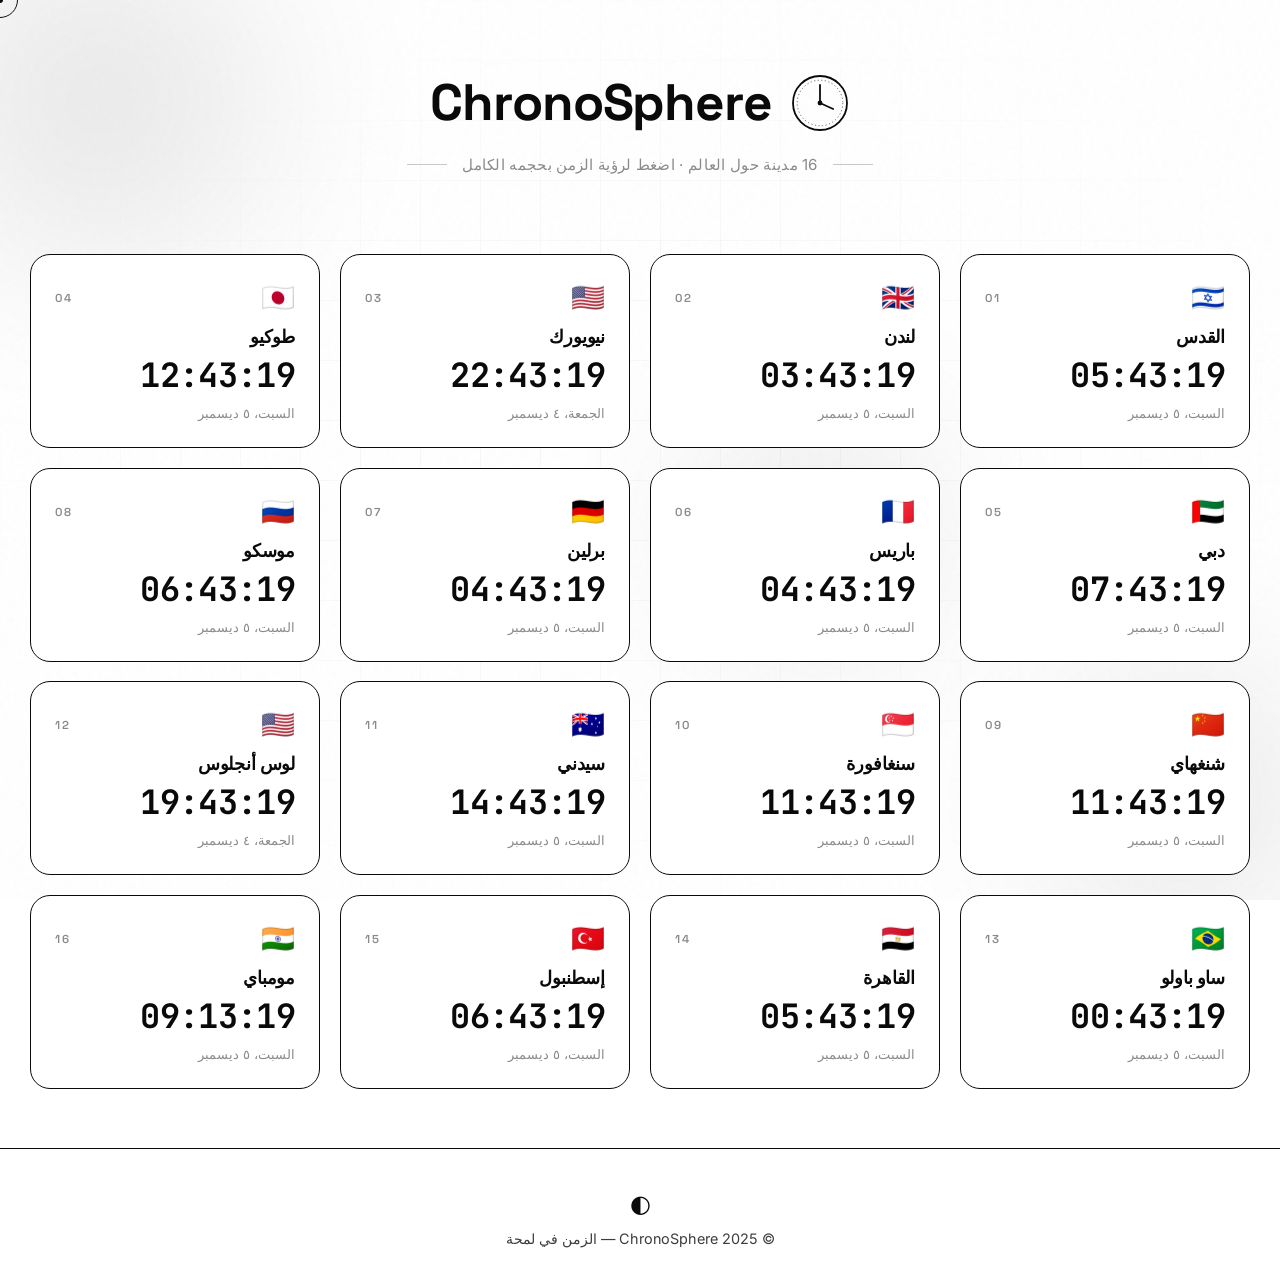
<file: index.html>
<!DOCTYPE html>
<html lang="ar" dir="rtl">
<head>
  <meta charset="UTF-8">
  <meta name="viewport" content="width=device-width, initial-scale=1.0, maximum-scale=5.0">
  <title>ChronoSphere — الزمن في لمحة</title>
  <meta name="description" content="تابع الوقت الحالي في أشهر مدن العالم مباشرة - ChronoSphere">
  <meta name="theme-color" content="#0a0a0a">
  <meta name="apple-mobile-web-app-capable" content="yes">
  <meta name="apple-mobile-web-app-status-bar-style" content="black-translucent">
  <meta name="apple-mobile-web-app-title" content="ChronoSphere">
  
  <link rel="icon" type="image/svg+xml" href="assets/logo.svg">
  <link rel="apple-touch-icon" href="assets/logo.svg">
  <link rel="manifest" href="manifest.json">
  
  <link rel="preconnect" href="https://fonts.googleapis.com">
  <link rel="preconnect" href="https://fonts.gstatic.com" crossorigin>
  <link href="https://fonts.googleapis.com/css2?family=Space+Grotesk:wght@300;400;500;600;700&family=Inter:wght@300;400;500;600;700;800;900&family=JetBrains+Mono:wght@300;400;500;600;700;800&display=swap" rel="stylesheet">
  <link rel="stylesheet" href="style.css">
</head>
<body>

  <!-- الخلفية التفاعلية -->
  <div class="bg-canvas">
    <div class="orb orb-1"></div>
    <div class="orb orb-2"></div>
    <div class="orb orb-3"></div>
    <div class="grid-overlay"></div>
    <div class="noise"></div>
  </div>

  <!-- مؤشر الماوس المخصص -->
  <div class="cursor-dot" id="cursorDot"></div>
  <div class="cursor-ring" id="cursorRing"></div>

  <!-- الهيدر -->
  <header class="header">
    <div class="logo" data-reveal>
      <div class="logo-mark">
        <svg viewBox="0 0 100 100" xmlns="http://www.w3.org/2000/svg">
          <circle cx="50" cy="50" r="45" fill="none" stroke="currentColor" stroke-width="3"/>
          <circle cx="50" cy="50" r="38" fill="none" stroke="currentColor" stroke-width="1" stroke-dasharray="2 4"/>
          <line x1="50" y1="50" x2="50" y2="20" stroke="currentColor" stroke-width="3" stroke-linecap="round"/>
          <line x1="50" y1="50" x2="72" y2="60" stroke="currentColor" stroke-width="3" stroke-linecap="round"/>
          <circle cx="50" cy="50" r="4" fill="currentColor"/>
        </svg>
      </div>
      <h1>
        <span class="letter">C</span><span class="letter">h</span><span class="letter">r</span><span class="letter">o</span><span class="letter">n</span><span class="letter">o</span><span class="letter">S</span><span class="letter">p</span><span class="letter">h</span><span class="letter">e</span><span class="letter">r</span><span class="letter">e</span>
      </h1>
    </div>
    <p class="tagline" data-reveal data-delay="200">
      <span class="line"></span>
      16 مدينة حول العالم · اضغط لرؤية الزمن بحجمه الكامل
      <span class="line"></span>
    </p>
  </header>

  <!-- شبكة الساعات -->
  <main class="clocks-grid">
    
    <!-- 1 -->
    <div class="clock-card" data-tz="Asia/Jerusalem" data-city="القدس" data-flag="🇮🇱">
      <div class="card-glow"></div>
      <div class="card-content">
        <div class="card-header">
          <span class="card-flag">🇮🇱</span>
          <span class="card-num">01</span>
        </div>
        <h2 class="card-city">القدس</h2>
        <div class="card-time" dir="ltr">--:--:--</div>
        <div class="card-date">---</div>
        <div class="card-arrow">↗</div>
      </div>
    </div>

    <!-- 2 -->
    <div class="clock-card" data-tz="Europe/London" data-city="لندن" data-flag="🇬🇧">
      <div class="card-glow"></div>
      <div class="card-content">
        <div class="card-header">
          <span class="card-flag">🇬🇧</span>
          <span class="card-num">02</span>
        </div>
        <h2 class="card-city">لندن</h2>
        <div class="card-time" dir="ltr">--:--:--</div>
        <div class="card-date">---</div>
        <div class="card-arrow">↗</div>
      </div>
    </div>

    <!-- 3 -->
    <div class="clock-card" data-tz="America/New_York" data-city="نيويورك" data-flag="🇺🇸">
      <div class="card-glow"></div>
      <div class="card-content">
        <div class="card-header">
          <span class="card-flag">🇺🇸</span>
          <span class="card-num">03</span>
        </div>
        <h2 class="card-city">نيويورك</h2>
        <div class="card-time" dir="ltr">--:--:--</div>
        <div class="card-date">---</div>
        <div class="card-arrow">↗</div>
      </div>
    </div>

    <!-- 4 -->
    <div class="clock-card" data-tz="Asia/Tokyo" data-city="طوكيو" data-flag="🇯🇵">
      <div class="card-glow"></div>
      <div class="card-content">
        <div class="card-header">
          <span class="card-flag">🇯🇵</span>
          <span class="card-num">04</span>
        </div>
        <h2 class="card-city">طوكيو</h2>
        <div class="card-time" dir="ltr">--:--:--</div>
        <div class="card-date">---</div>
        <div class="card-arrow">↗</div>
      </div>
    </div>

    <!-- 5 -->
    <div class="clock-card" data-tz="Asia/Dubai" data-city="دبي" data-flag="🇦🇪">
      <div class="card-glow"></div>
      <div class="card-content">
        <div class="card-header">
          <span class="card-flag">🇦🇪</span>
          <span class="card-num">05</span>
        </div>
        <h2 class="card-city">دبي</h2>
        <div class="card-time" dir="ltr">--:--:--</div>
        <div class="card-date">---</div>
        <div class="card-arrow">↗</div>
      </div>
    </div>

    <!-- 6 -->
    <div class="clock-card" data-tz="Europe/Paris" data-city="باريس" data-flag="🇫🇷">
      <div class="card-glow"></div>
      <div class="card-content">
        <div class="card-header">
          <span class="card-flag">🇫🇷</span>
          <span class="card-num">06</span>
        </div>
        <h2 class="card-city">باريس</h2>
        <div class="card-time" dir="ltr">--:--:--</div>
        <div class="card-date">---</div>
        <div class="card-arrow">↗</div>
      </div>
    </div>

    <!-- 7 -->
    <div class="clock-card" data-tz="Europe/Berlin" data-city="برلين" data-flag="🇩🇪">
      <div class="card-glow"></div>
      <div class="card-content">
        <div class="card-header">
          <span class="card-flag">🇩🇪</span>
          <span class="card-num">07</span>
        </div>
        <h2 class="card-city">برلين</h2>
        <div class="card-time" dir="ltr">--:--:--</div>
        <div class="card-date">---</div>
        <div class="card-arrow">↗</div>
      </div>
    </div>

    <!-- 8 -->
    <div class="clock-card" data-tz="Europe/Moscow" data-city="موسكو" data-flag="🇷🇺">
      <div class="card-glow"></div>
      <div class="card-content">
        <div class="card-header">
          <span class="card-flag">🇷🇺</span>
          <span class="card-num">08</span>
        </div>
        <h2 class="card-city">موسكو</h2>
        <div class="card-time" dir="ltr">--:--:--</div>
        <div class="card-date">---</div>
        <div class="card-arrow">↗</div>
      </div>
    </div>

    <!-- 9 -->
    <div class="clock-card" data-tz="Asia/Shanghai" data-city="شنغهاي" data-flag="🇨🇳">
      <div class="card-glow"></div>
      <div class="card-content">
        <div class="card-header">
          <span class="card-flag">🇨🇳</span>
          <span class="card-num">09</span>
        </div>
        <h2 class="card-city">شنغهاي</h2>
        <div class="card-time" dir="ltr">--:--:--</div>
        <div class="card-date">---</div>
        <div class="card-arrow">↗</div>
      </div>
    </div>

    <!-- 10 -->
    <div class="clock-card" data-tz="Asia/Singapore" data-city="سنغافورة" data-flag="🇸🇬">
      <div class="card-glow"></div>
      <div class="card-content">
        <div class="card-header">
          <span class="card-flag">🇸🇬</span>
          <span class="card-num">10</span>
        </div>
        <h2 class="card-city">سنغافورة</h2>
        <div class="card-time" dir="ltr">--:--:--</div>
        <div class="card-date">---</div>
        <div class="card-arrow">↗</div>
      </div>
    </div>

    <!-- 11 -->
    <div class="clock-card" data-tz="Australia/Sydney" data-city="سيدني" data-flag="🇦🇺">
      <div class="card-glow"></div>
      <div class="card-content">
        <div class="card-header">
          <span class="card-flag">🇦🇺</span>
          <span class="card-num">11</span>
        </div>
        <h2 class="card-city">سيدني</h2>
        <div class="card-time" dir="ltr">--:--:--</div>
        <div class="card-date">---</div>
        <div class="card-arrow">↗</div>
      </div>
    </div>

    <!-- 12 -->
    <div class="clock-card" data-tz="America/Los_Angeles" data-city="لوس أنجلوس" data-flag="🇺🇸">
      <div class="card-glow"></div>
      <div class="card-content">
        <div class="card-header">
          <span class="card-flag">🇺🇸</span>
          <span class="card-num">12</span>
        </div>
        <h2 class="card-city">لوس أنجلوس</h2>
        <div class="card-time" dir="ltr">--:--:--</div>
        <div class="card-date">---</div>
        <div class="card-arrow">↗</div>
      </div>
    </div>

    <!-- 13 -->
    <div class="clock-card" data-tz="America/Sao_Paulo" data-city="ساو باولو" data-flag="🇧🇷">
      <div class="card-glow"></div>
      <div class="card-content">
        <div class="card-header">
          <span class="card-flag">🇧🇷</span>
          <span class="card-num">13</span>
        </div>
        <h2 class="card-city">ساو باولو</h2>
        <div class="card-time" dir="ltr">--:--:--</div>
        <div class="card-date">---</div>
        <div class="card-arrow">↗</div>
      </div>
    </div>

    <!-- 14 -->
    <div class="clock-card" data-tz="Africa/Cairo" data-city="القاهرة" data-flag="🇪🇬">
      <div class="card-glow"></div>
      <div class="card-content">
        <div class="card-header">
          <span class="card-flag">🇪🇬</span>
          <span class="card-num">14</span>
        </div>
        <h2 class="card-city">القاهرة</h2>
        <div class="card-time" dir="ltr">--:--:--</div>
        <div class="card-date">---</div>
        <div class="card-arrow">↗</div>
      </div>
    </div>

    <!-- 15 -->
    <div class="clock-card" data-tz="Asia/Istanbul" data-city="إسطنبول" data-flag="🇹🇷">
      <div class="card-glow"></div>
      <div class="card-content">
        <div class="card-header">
          <span class="card-flag">🇹🇷</span>
          <span class="card-num">15</span>
        </div>
        <h2 class="card-city">إسطنبول</h2>
        <div class="card-time" dir="ltr">--:--:--</div>
        <div class="card-date">---</div>
        <div class="card-arrow">↗</div>
      </div>
    </div>

    <!-- 16 -->
    <div class="clock-card" data-tz="Asia/Kolkata" data-city="مومباي" data-flag="🇮🇳">
      <div class="card-glow"></div>
      <div class="card-content">
        <div class="card-header">
          <span class="card-flag">🇮🇳</span>
          <span class="card-num">16</span>
        </div>
        <h2 class="card-city">مومباي</h2>
        <div class="card-time" dir="ltr">--:--:--</div>
        <div class="card-date">---</div>
        <div class="card-arrow">↗</div>
      </div>
    </div>

  </main>

  <!-- الفوتر -->
  <footer class="footer">
    <div class="footer-content">
      <div class="footer-mark">◐</div>
      <p>© 2025 ChronoSphere — الزمن في لمحة</p>
    </div>
  </footer>

  <!-- 🎬 شاشة الساعة العملاقة -->
  <div class="theater" id="theater">
    <div class="theater-backdrop" id="theaterBackdrop"></div>

    <div class="theater-deco deco-1"></div>
    <div class="theater-deco deco-2"></div>
    <div class="theater-deco deco-3"></div>

    <button class="theater-close" id="theaterClose" aria-label="إغلاق">
      <svg viewBox="0 0 24 24" width="22" height="22">
        <path d="M6 6 L18 18 M18 6 L6 18" stroke="currentColor" stroke-width="2" stroke-linecap="round"/>
      </svg>
    </button>

    <div class="theater-content">

      <div class="theater-top">
        <span class="theater-flag" id="theaterFlag">🌍</span>
        <h2 class="theater-city" id="theaterCity">المدينة</h2>
      </div>

      <div class="theater-clock" id="theaterClock" dir="ltr">
        <div class="time-group">
          <span class="digit" data-type="h" data-pos="0">0</span>
          <span class="digit" data-type="h" data-pos="1">0</span>
        </div>
        <span class="sep">:</span>
        <div class="time-group">
          <span class="digit" data-type="m" data-pos="0">0</span>
          <span class="digit" data-type="m" data-pos="1">0</span>
        </div>
        <span class="sep">:</span>
        <div class="time-group seconds">
          <span class="digit" data-type="s" data-pos="0">0</span>
          <span class="digit" data-type="s" data-pos="1">0</span>
        </div>
      </div>

      <div class="theater-date" id="theaterDate">---</div>

      <div class="theater-tz" dir="ltr">
        <span class="tz-line"></span>
        <span id="theaterTz">---</span>
        <span class="tz-line"></span>
      </div>

      <div class="theater-progress" dir="ltr">
        <div class="theater-progress-head">
          <span>DAY PROGRESS</span>
          <span id="progressPercent">0%</span>
        </div>
        <div class="progress-track">
          <div class="progress-fill" id="progressFill"></div>
        </div>
        <div class="theater-progress-foot">
          <span>00:00</span>
          <span>24:00</span>
        </div>
      </div>

    </div>
  </div>

  <script src="script.js"></script>
  <script>
    // تسجيل Service Worker (PWA)
    if ('serviceWorker' in navigator) {
      window.addEventListener('load', () => {
        navigator.serviceWorker.register('service-worker.js')
          .then(reg => console.log('✅ SW registered'))
          .catch(err => console.log('❌ SW error:', err));
      });
    }
  </script>
</body>
</html>
</file>
<file: style.css>
/* =====================================================
   ChronoSphere v5 · Final Design System
   ===================================================== */

:root {
  --black: #0a0a0a;
  --white: #ffffff;
  --gray-50: #f7f7f7;
  --gray-100: #ededed;
  --gray-300: #c7c7c7;
  --gray-500: #8a8a8a;
  --gray-700: #3d3d3d;

  --ease-out-expo: cubic-bezier(0.16, 1, 0.3, 1);
  --ease-out-back: cubic-bezier(0.34, 1.56, 0.64, 1);
  --ease-smooth: cubic-bezier(0.65, 0, 0.35, 1);
}

* {
  margin: 0;
  padding: 0;
  box-sizing: border-box;
  -webkit-font-smoothing: antialiased;
  -moz-osx-font-smoothing: grayscale;
}

html { scroll-behavior: smooth; }

body {
  background: var(--white);
  color: var(--black);
  min-height: 100vh;
  display: flex;
  flex-direction: column;
  font-family: 'Inter', 'Space Grotesk', sans-serif;
  overflow-x: hidden;
  cursor: none;
}

body.theater-open { overflow: hidden; }

a { color: inherit; text-decoration: none; }

/* =====================================================
   الخلفية
   ===================================================== */
.bg-canvas {
  position: fixed;
  inset: 0;
  z-index: -1;
  overflow: hidden;
  pointer-events: none;
}

.orb {
  position: absolute;
  border-radius: 50%;
  filter: blur(80px);
  opacity: 0.12;
  animation: orbFloat 20s infinite ease-in-out;
}

.orb-1 {
  width: 500px; height: 500px;
  background: radial-gradient(circle, #000 0%, transparent 70%);
  top: -150px; left: -150px;
}
.orb-2 {
  width: 400px; height: 400px;
  background: radial-gradient(circle, #000 0%, transparent 70%);
  bottom: -100px; right: -100px;
  animation-delay: -7s;
}
.orb-3 {
  width: 350px; height: 350px;
  background: radial-gradient(circle, #000 0%, transparent 70%);
  top: 40%; left: 50%;
  animation-delay: -14s;
}

@keyframes orbFloat {
  0%, 100% { transform: translate(0, 0) scale(1); }
  25% { transform: translate(60px, -40px) scale(1.1); }
  50% { transform: translate(-40px, 60px) scale(0.95); }
  75% { transform: translate(30px, 30px) scale(1.05); }
}

.grid-overlay {
  position: absolute;
  inset: 0;
  background-image:
    linear-gradient(rgba(0,0,0,0.03) 1px, transparent 1px),
    linear-gradient(90deg, rgba(0,0,0,0.03) 1px, transparent 1px);
  background-size: 60px 60px;
  mask-image: radial-gradient(ellipse at center, black 30%, transparent 80%);
  -webkit-mask-image: radial-gradient(ellipse at center, black 30%, transparent 80%);
}

.noise {
  position: absolute;
  inset: 0;
  opacity: 0.035;
  background-image: url("data:image/svg+xml,%3Csvg viewBox='0 0 200 200' xmlns='http://www.w3.org/2000/svg'%3E%3Cfilter id='n'%3E%3CfeTurbulence type='fractalNoise' baseFrequency='0.85' numOctaves='3'/%3E%3C/filter%3E%3Crect width='100%25' height='100%25' filter='url(%23n)'/%3E%3C/svg%3E");
  animation: noiseShift 8s infinite steps(10);
}

@keyframes noiseShift {
  0% { transform: translate(0, 0); }
  20% { transform: translate(-5%, 5%); }
  40% { transform: translate(5%, -5%); }
  60% { transform: translate(-3%, -3%); }
  80% { transform: translate(3%, 3%); }
  100% { transform: translate(0, 0); }
}

/* =====================================================
   مؤشر الماوس
   ===================================================== */
.cursor-dot,
.cursor-ring {
  position: fixed;
  top: 0; left: 0;
  pointer-events: none;
  z-index: 99999;
  border-radius: 50%;
  mix-blend-mode: difference;
}

.cursor-dot {
  width: 6px; height: 6px;
  background: #fff;
  transform: translate(-50%, -50%);
}

.cursor-ring {
  width: 36px; height: 36px;
  border: 1.5px solid #fff;
  transform: translate(-50%, -50%);
  transition: width 0.3s, height 0.3s, opacity 0.3s;
}

.cursor-ring.hover {
  width: 60px; height: 60px;
  opacity: 0.6;
}

@media (hover: none) {
  body { cursor: auto; }
  .cursor-dot, .cursor-ring { display: none; }
}

/* =====================================================
   الهيدر
   ===================================================== */
.header {
  text-align: center;
  padding: 70px 20px 50px;
}

.logo {
  display: flex;
  justify-content: center;
  align-items: center;
  gap: 18px;
  margin-bottom: 20px;
}

.logo-mark {
  width: 60px; height: 60px;
  color: var(--black);
  animation: rotateSlow 20s linear infinite;
}
.logo-mark svg { width: 100%; height: 100%; }

@keyframes rotateSlow {
  from { transform: rotate(0); }
  to { transform: rotate(360deg); }
}

.logo h1 {
  font-family: 'Space Grotesk', sans-serif;
  font-size: clamp(2rem, 5vw, 3.2rem);
  font-weight: 700;
  letter-spacing: -0.02em;
  display: flex;
  direction: ltr;
}

.logo h1 .letter {
  display: inline-block;
  opacity: 0;
  transform: translateY(40px) rotateX(-90deg);
  animation: letterIn 0.8s var(--ease-out-back) forwards;
  animation-delay: calc(var(--i, 0) * 0.05s);
}

.logo h1 .letter:nth-child(1) { --i: 0; }
.logo h1 .letter:nth-child(2) { --i: 1; }
.logo h1 .letter:nth-child(3) { --i: 2; }
.logo h1 .letter:nth-child(4) { --i: 3; }
.logo h1 .letter:nth-child(5) { --i: 4; }
.logo h1 .letter:nth-child(6) { --i: 5; }
.logo h1 .letter:nth-child(7) { --i: 6; }
.logo h1 .letter:nth-child(8) { --i: 7; }
.logo h1 .letter:nth-child(9) { --i: 8; }
.logo h1 .letter:nth-child(10) { --i: 9; }
.logo h1 .letter:nth-child(11) { --i: 10; }
.logo h1 .letter:nth-child(12) { --i: 11; }

@keyframes letterIn {
  to { opacity: 1; transform: translateY(0) rotateX(0); }
}

.tagline {
  display: flex;
  align-items: center;
  justify-content: center;
  gap: 15px;
  font-size: 0.95rem;
  color: var(--gray-500);
  letter-spacing: 0.02em;
}

.tagline .line {
  width: 40px; height: 1px;
  background: var(--gray-300);
  display: inline-block;
}

/* =====================================================
   شبكة الساعات
   ===================================================== */
.clocks-grid {
  display: grid;
  grid-template-columns: repeat(auto-fit, minmax(240px, 1fr));
  gap: 20px;
  padding: 30px 30px 60px;
  max-width: 1400px;
  margin: 0 auto;
  width: 100%;
}

.clock-card {
  position: relative;
  border-radius: 20px;
  padding: 26px 24px;
  cursor: none;
  background: var(--white);
  border: 1.5px solid var(--black);
  overflow: hidden;
  transition: transform 0.5s var(--ease-out-expo), box-shadow 0.5s var(--ease-out-expo);
  will-change: transform;
  opacity: 0;
  transform: translateY(60px) scale(0.95);
  animation: cardReveal 0.9s var(--ease-out-back) forwards;
}

/* تأخير كل بطاقة بناءً على ترتيبها */
.clock-card:nth-child(1) { animation-delay: 0.30s; }
.clock-card:nth-child(2) { animation-delay: 0.36s; }
.clock-card:nth-child(3) { animation-delay: 0.42s; }
.clock-card:nth-child(4) { animation-delay: 0.48s; }
.clock-card:nth-child(5) { animation-delay: 0.54s; }
.clock-card:nth-child(6) { animation-delay: 0.60s; }
.clock-card:nth-child(7) { animation-delay: 0.66s; }
.clock-card:nth-child(8) { animation-delay: 0.72s; }
.clock-card:nth-child(9) { animation-delay: 0.78s; }
.clock-card:nth-child(10) { animation-delay: 0.84s; }
.clock-card:nth-child(11) { animation-delay: 0.90s; }
.clock-card:nth-child(12) { animation-delay: 0.96s; }
.clock-card:nth-child(13) { animation-delay: 1.02s; }
.clock-card:nth-child(14) { animation-delay: 1.08s; }
.clock-card:nth-child(15) { animation-delay: 1.14s; }
.clock-card:nth-child(16) { animation-delay: 1.20s; }

@keyframes cardReveal {
  to { opacity: 1; transform: translateY(0) scale(1); }
}

.card-glow {
  position: absolute;
  width: 250px; height: 250px;
  border-radius: 50%;
  background: radial-gradient(circle, rgba(0,0,0,0.15) 0%, transparent 70%);
  pointer-events: none;
  opacity: 0;
  transform: translate(-50%, -50%);
  transition: opacity 0.4s;
  left: var(--mx, 50%);
  top: var(--my, 50%);
}

.clock-card:hover .card-glow { opacity: 1; }

.card-content {
  position: relative;
  z-index: 2;
  display: flex;
  flex-direction: column;
  gap: 12px;
}

.card-header {
  display: flex;
  justify-content: space-between;
  align-items: center;
}

.card-flag {
  font-size: 1.7rem;
  transition: transform 0.5s var(--ease-out-back);
}

.clock-card:hover .card-flag {
  transform: scale(1.2) rotate(-10deg);
}

.card-num {
  font-size: 0.72rem;
  font-weight: 600;
  color: var(--gray-500);
  letter-spacing: 0.15em;
  font-family: 'Space Grotesk', monospace;
  direction: ltr;
}

.card-city {
  font-size: 1.1rem;
  font-weight: 600;
  color: var(--black);
  letter-spacing: -0.01em;
  transition: transform 0.5s var(--ease-out-expo);
}

.clock-card:hover .card-city { transform: translateX(-4px); }

.card-time {
  font-family: 'JetBrains Mono', monospace;
  font-size: 2.1rem;
  font-weight: 700;
  letter-spacing: -0.02em;
  font-variant-numeric: tabular-nums;
  line-height: 1;
  transition: all 0.5s var(--ease-out-expo);
  direction: ltr;
  text-align: right;
}

.clock-card:hover .card-time {
  transform: scale(1.05);
  letter-spacing: 0.02em;
}

.card-date {
  font-size: 0.82rem;
  color: var(--gray-500);
}

.card-arrow {
  position: absolute;
  bottom: 18px; left: 18px;
  font-size: 1.1rem;
  opacity: 0;
  transform: translate(-10px, 10px) rotate(-45deg);
  transition: all 0.5s var(--ease-out-back);
}

.clock-card:hover .card-arrow {
  opacity: 1;
  transform: translate(0, 0) rotate(0deg);
}

.clock-card:hover {
  transform: translateY(-10px) scale(1.02);
  box-shadow: 0 25px 50px -10px rgba(0,0,0,0.25), 0 0 0 1px var(--black);
}

.card-time.tick { animation: tickPulse 0.4s var(--ease-out-expo); }

@keyframes tickPulse {
  0% { transform: scale(1); }
  50% { transform: scale(1.06); }
  100% { transform: scale(1); }
}

/* =====================================================
   الفوتر
   ===================================================== */
.footer {
  border-top: 1.5px solid var(--black);
  margin-top: auto;
  padding: 40px 20px;
}

.footer-content {
  max-width: 1200px;
  margin: 0 auto;
  display: flex;
  flex-direction: column;
  align-items: center;
  gap: 12px;
}

.footer-mark {
  font-size: 1.5rem;
  animation: rotateSlow 15s linear infinite;
}

.footer-content p {
  font-size: 0.9rem;
  color: var(--gray-700);
}

/* =====================================================
   🎬 Theater Mode
   ===================================================== */
.theater {
  position: fixed;
  inset: 0;
  z-index: 10000;
  display: flex;
  justify-content: center;
  align-items: center;
  opacity: 0;
  visibility: hidden;
  transition: opacity 0.5s var(--ease-out-expo), visibility 0.5s;
}

.theater.active {
  opacity: 1;
  visibility: visible;
}

.theater-backdrop {
  position: absolute;
  inset: 0;
  background: rgba(8, 8, 8, 0.98);
  backdrop-filter: blur(20px);
  -webkit-backdrop-filter: blur(20px);
}

.theater-deco {
  position: absolute;
  border-radius: 50%;
  border: 1px solid rgba(255,255,255,0.08);
  pointer-events: none;
  top: 50%; left: 50%;
  transform: translate(-50%, -50%);
  opacity: 0;
  transition: opacity 0.8s var(--ease-out-expo) 0.3s;
}

.theater.active .theater-deco { opacity: 1; }

.deco-1 {
  width: 70vmin; height: 70vmin;
  border-style: dashed;
  animation: decoRotate 60s linear infinite;
}
.deco-2 {
  width: 100vmin; height: 100vmin;
  animation: decoRotate 90s linear infinite reverse;
}
.deco-3 {
  width: 130vmin; height: 130vmin;
  border-style: dotted;
  animation: decoRotate 120s linear infinite;
}

@keyframes decoRotate {
  from { transform: translate(-50%, -50%) rotate(0); }
  to { transform: translate(-50%, -50%) rotate(360deg); }
}

.theater-close {
  position: absolute;
  top: 30px;
  right: 30px;
  width: 52px; height: 52px;
  border-radius: 50%;
  background: rgba(255,255,255,0.08);
  color: var(--white);
  border: 1px solid rgba(255,255,255,0.2);
  cursor: none;
  display: flex;
  align-items: center;
  justify-content: center;
  transition: all 0.4s var(--ease-out-back);
  z-index: 10;
  backdrop-filter: blur(10px);
  opacity: 0;
  transform: translateY(-20px);
}

.theater.active .theater-close {
  opacity: 1;
  transform: translateY(0);
  transition-delay: 0.4s;
}

.theater-close:hover {
  transform: rotate(90deg) scale(1.15);
  background: var(--white);
  color: var(--black);
}

.theater-content {
  position: relative;
  z-index: 5;
  color: var(--white);
  text-align: center;
  padding: 40px;
  max-width: 100%;
  display: flex;
  flex-direction: column;
  align-items: center;
  gap: 26px;
}

.theater-top {
  display: flex;
  flex-direction: column;
  align-items: center;
  gap: 10px;
  opacity: 0;
  transform: translateY(-30px);
}

.theater.active .theater-top {
  animation: slideDownFade 0.8s var(--ease-out-expo) 0.2s forwards;
}

@keyframes slideDownFade {
  to { opacity: 1; transform: translateY(0); }
}

.theater-flag {
  font-size: clamp(2.8rem, 5vw, 4.5rem);
  line-height: 1;
  filter: drop-shadow(0 0 40px rgba(255,255,255,0.3));
  animation: flagFloat 3s ease-in-out infinite;
}

@keyframes flagFloat {
  0%, 100% { transform: translateY(0); }
  50% { transform: translateY(-8px); }
}

.theater-city {
  font-size: clamp(1.4rem, 2.6vw, 2rem);
  font-weight: 500;
  letter-spacing: 0.05em;
  color: rgba(255,255,255,0.92);
}

.theater-clock {
  display: flex;
  align-items: center;
  justify-content: center;
  gap: 0;
  font-family: 'JetBrains Mono', 'Space Grotesk', monospace;
  font-weight: 700;
  font-size: clamp(4.5rem, 16vw, 14rem);
  letter-spacing: -0.04em;
  line-height: 1;
  color: var(--white);
  font-variant-numeric: tabular-nums;
  direction: ltr;
  opacity: 0;
  transform: scale(0.4) rotateX(45deg);
  perspective: 1200px;
  text-shadow:
    0 0 60px rgba(255,255,255,0.25),
    0 0 120px rgba(255,255,255,0.1);
}

.theater.active .theater-clock {
  animation: clockZoomIn 1.1s var(--ease-out-back) 0.35s forwards;
}

@keyframes clockZoomIn {
  0% {
    opacity: 0;
    transform: scale(0.4) rotateX(45deg);
    filter: blur(20px);
  }
  60% { filter: blur(0); }
  100% {
    opacity: 1;
    transform: scale(1) rotateX(0);
  }
}

.theater-clock .time-group {
  display: inline-flex;
  align-items: center;
  gap: 0;
}

.theater-clock .digit {
  display: inline-block;
  min-width: 0.65em;
  text-align: center;
  transition: color 0.3s;
}

.theater-clock .time-group.seconds .digit {
  color: rgba(255,255,255,0.65);
  font-size: 0.85em;
}

.theater-clock .sep {
  display: inline-block;
  padding: 0 0.05em;
  color: rgba(255,255,255,0.4);
  font-weight: 400;
  animation: sepBlink 1s infinite;
  transform: translateY(-0.08em);
}

@keyframes sepBlink {
  0%, 45%, 100% { opacity: 0.4; }
  25% { opacity: 1; }
}

.theater-clock .digit.flip {
  animation: digitFlip 0.5s var(--ease-out-back);
}

@keyframes digitFlip {
  0% {
    transform: translateY(-15%);
    opacity: 0.4;
    filter: blur(2px);
  }
  100% {
    transform: translateY(0);
    opacity: 1;
    filter: blur(0);
  }
}

.theater-date {
  font-size: clamp(0.9rem, 1.5vw, 1.1rem);
  color: rgba(255,255,255,0.6);
  letter-spacing: 0.05em;
  opacity: 0;
}

.theater.active .theater-date {
  animation: fadeUpIn 0.7s var(--ease-out-expo) 0.7s forwards;
}

@keyframes fadeUpIn { to { opacity: 1; } }

.theater-tz {
  display: flex;
  align-items: center;
  gap: 15px;
  font-family: 'JetBrains Mono', monospace;
  font-size: 0.72rem;
  color: rgba(255,255,255,0.4);
  letter-spacing: 0.25em;
  text-transform: uppercase;
  opacity: 0;
}

.theater.active .theater-tz {
  animation: fadeUpIn 0.7s var(--ease-out-expo) 0.85s forwards;
}

.tz-line {
  width: 30px; height: 1px;
  background: rgba(255,255,255,0.3);
}

.theater-progress {
  width: min(500px, 90vw);
  display: flex;
  flex-direction: column;
  gap: 10px;
  opacity: 0;
  margin-top: 15px;
}

.theater.active .theater-progress {
  animation: fadeUpIn 0.7s var(--ease-out-expo) 1s forwards;
}

.theater-progress-head,
.theater-progress-foot {
  display: flex;
  justify-content: space-between;
  font-size: 0.7rem;
  color: rgba(255,255,255,0.4);
  font-family: 'JetBrains Mono', monospace;
  letter-spacing: 0.1em;
  text-transform: uppercase;
}

.progress-track {
  width: 100%;
  height: 3px;
  background: rgba(255,255,255,0.1);
  border-radius: 100px;
  overflow: hidden;
  position: relative;
}

.progress-fill {
  height: 100%;
  width: 0%;
  background: linear-gradient(90deg, rgba(255,255,255,0.6), var(--white));
  border-radius: 100px;
  transition: width 0.8s var(--ease-out-expo);
  box-shadow: 0 0 15px rgba(255,255,255,0.6);
  position: relative;
}

.progress-fill::after {
  content: '';
  position: absolute;
  right: 0; top: 50%;
  transform: translate(50%, -50%);
  width: 10px; height: 10px;
  border-radius: 50%;
  background: var(--white);
  box-shadow: 0 0 20px rgba(255,255,255,0.8);
}

/* =====================================================
   Reveal
   ===================================================== */
[data-reveal] {
  opacity: 0;
  transform: translateY(30px);
  animation: revealUp 1s var(--ease-out-expo) forwards;
}

[data-reveal][data-delay="200"] { animation-delay: 0.2s; }

@keyframes revealUp {
  to { opacity: 1; transform: translateY(0); }
}

/* =====================================================
   Responsive
   ===================================================== */
@media (max-width: 768px) {
  .header { padding: 50px 20px 30px; }
  .logo { gap: 12px; }
  .logo-mark { width: 44px; height: 44px; }
  .clocks-grid { padding: 20px 16px 40px; gap: 16px; grid-template-columns: repeat(auto-fit, minmax(160px, 1fr)); }
  .clock-card { padding: 20px 18px; }
  .card-time { font-size: 1.7rem; }
  .card-city { font-size: 1rem; }
  .card-flag { font-size: 1.5rem; }

  .theater-close { top: 20px; right: 20px; width: 44px; height: 44px; }
  .theater-content { padding: 20px; gap: 18px; }
  .theater-clock { font-size: clamp(3.5rem, 20vw, 8rem); }
}

@media (max-width: 420px) {
  .clocks-grid { grid-template-columns: repeat(2, 1fr); gap: 12px; }
  .card-time { font-size: 1.4rem; }
  .card-num { font-size: 0.65rem; }
}
</file>
